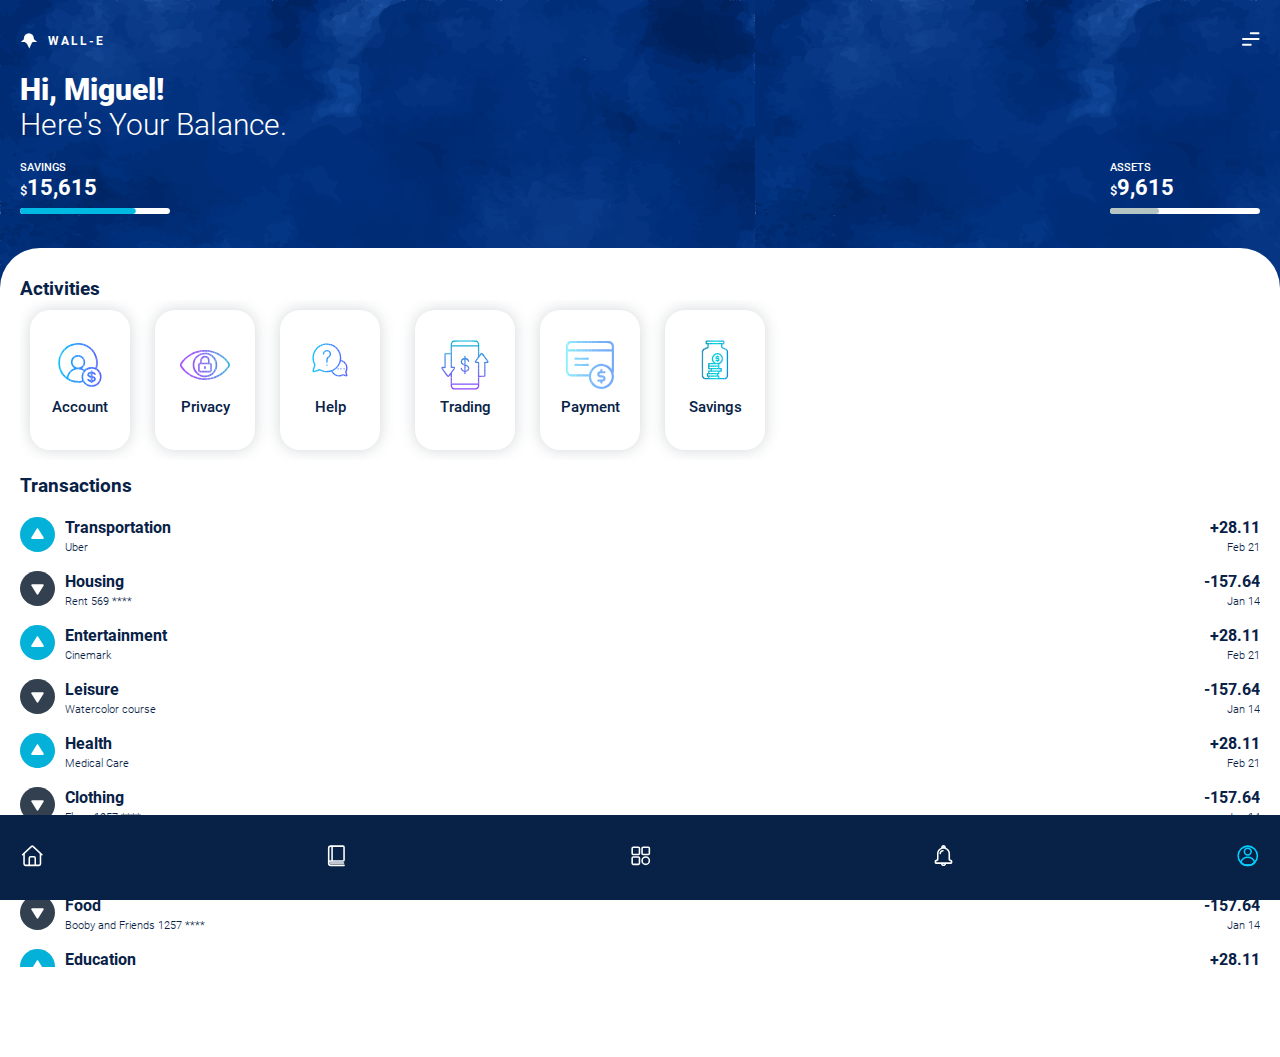
<file: index.html>
<!DOCTYPE html>
<html lang="en">

<head>
    <meta charset="UTF-8">
    <meta name="viewport" content="width=device-width, initial-scale=1.0">
    <link rel="stylesheet" href="./css/style.css">

    <title>Virtual Wallet</title>
</head>

<body>

    <header class="header">
        <div class="header__logo-menu">
            <div class="logo-menu__logo">
                <img src="./storage/image/inveto-white-symbol.svg" alt="Invento Logo">
                <small>WALL-E</small>
            </div>

            <div class="logo-menu__menu">
                <img src="./storage/image/icon-line-menu-white.svg" alt="Menu Icon">
            </div>
        </div>

        <div class="header__welcome-message">
            <h1>Hi, Miguel!</h1>
            <p>Here's Your Balance.</p>
        </div>

        <div class="header__financialPortafolio">
            <article class="financialPortafolio__savings">
                <small>SAVINGS</small>
                <p><span>$</span>15,615</p>
                <img src="./storage/image/rectangle-green.svg" alt="Savings Icon">
            </article>
            <article class="financialPortafolio__assets">
                <small>ASSETS</small>
                <p><span>$</span>9,615</p>
                <img src="./storage/image/rectangle-gray.svg" alt="Assets Icon">
            </article>
        </div>
    </header>







    <main class="main">
        <section class="main__activities">

            <div class="activities__title">
                <h3>Activities</h3>
            </div>

            <div class="activities__types">
                
                <div class="activities__content-types">

                    <nav class="types__account">
                        <a href="#" class="account__link">
                            <img src="./storage/image/account.svg" alt="Account Icon">
                            <p>Account</p>
                        </a>
                    </nav>
                    
                    <nav class="types__privacy">
                        
                        <a href="#"  class="privacy__link">
                            <img src="./storage/image/privacy.svg" alt="Privacy Icon">
                            <p>Privacy</p>
                        </a>
                    </nav>
                    
                    <nav class="types__help">
                        
                        <a href="#" class="help__link">
                            
                            <img src="./storage/image/help.svg" alt="Help Icon">
                            <p>Help</p>
                        </a>
                    </nav>
                    <nav class="types__account">
                        <a href="#" class="account__link">
                            <img src="./storage/image/transactions.svg" alt="Account Icon">
                            <p>Trading</p>
                        </a>
                    </nav>
                    
                    <nav class="types__privacy">
                        
                        <a href="#"  class="privacy__link">
                            <img src="./storage/image/payment.svg" alt="Privacy Icon">
                            <p>Payment</p>
                        </a>
                    </nav>
                    
                    <nav class="types__help">
                        
                        <a href="#" class="help__link">
                            
                            <img src="./storage/image/savings.svg" alt="Help Icon">
                            <p>Savings</p>
                        </a>
                    </nav>
                </div>
            </div>
        </section>




        <section class="main__transactions">

            <div class="transactions__title">
                <h3>Transactions</h3>
            </div>

            <div class="all__transactions">

                <div class="box__transaction-types">
                    <article class="transaction-types">
                        <div class="transaction-types__description">
                            <div class="description__image">
                                <img src="./storage/image/arrow-up-green.svg" alt="Arrow Up">
                            </div>
                            <div class="description__info">
                                <h4>Transportation</h4>
                                <small>Uber</small>
                            </div>
                        </div>
                        <div class="transaction-types__price-date">
                            <h4>+28.11</h4>
                            <small>Feb 21</small>
                        </div>
                    </article>


                    <article class="transaction-types">
                        <div class="transaction-types__description">
                            <div class="description__image">
                                <img src="./storage/image/arrow-down-black.svg" alt="Arrow Down">
                            </div>
                            <div class="description__info">
                                <h4>Housing</h4>
                                <small>Rent 569 ****</small>
                            </div>
                        </div>
                        <div class="transaction-types__price-date">
                            <h4>-157.64</h4>
                            <small>Jan 14</small>
                        </div>
                    </article>

                    <article class="transaction-types">
                        <div class="transaction-types__description">
                            <div class="description__image">
                                <img src="./storage/image/arrow-up-green.svg" alt="Arrow Up">
                            </div>
                            <div class="description__info">
                                <h4>Entertainment</h4>
                                <small>Cinemark</small>
                            </div>
                        </div>
                        <div class="transaction-types__price-date">
                            <h4>+28.11</h4>
                            <small>Feb 21</small>
                        </div>
                    </article>


                    <article class="transaction-types">
                        <div class="transaction-types__description">
                            <div class="description__image">
                                <img src="./storage/image/arrow-down-black.svg" alt="Arrow Down">
                            </div>
                            <div class="description__info">
                                <h4>Leisure</h4>
                                <small>Watercolor course</small>
                            </div>
                        </div>
                        <div class="transaction-types__price-date">
                            <h4>-157.64</h4>
                            <small>Jan 14</small>
                        </div>
                    </article>

                    <article class="transaction-types">
                        <div class="transaction-types__description">
                            <div class="description__image">
                                <img src="./storage/image/arrow-up-green.svg" alt="Arrow Up">
                            </div>
                            <div class="description__info">
                                <h4>Health</h4>
                                <small>Medical Care</small>
                            </div>
                        </div>
                        <div class="transaction-types__price-date">
                            <h4>+28.11</h4>
                            <small>Feb 21</small>
                        </div>
                    </article>


                    <article class="transaction-types">
                        <div class="transaction-types__description">
                            <div class="description__image">
                                <img src="./storage/image/arrow-down-black.svg" alt="Arrow Down">
                            </div>
                            <div class="description__info">
                                <h4>Clothing</h4>
                                <small>Elena 1257 ****</small>
                            </div>
                        </div>
                        <div class="transaction-types__price-date">
                            <h4>-157.64</h4>
                            <small>Jan 14</small>
                        </div>
                    </article>

                    <article class="transaction-types">
                        <div class="transaction-types__description">
                            <div class="description__image">
                                <img src="./storage/image/arrow-up-green.svg" alt="Arrow Up">
                            </div>
                            <div class="description__info">
                                <h4>Technology</h4>
                                <small>Internet services</small>
                            </div>
                        </div>
                        <div class="transaction-types__price-date">
                            <h4>+28.11</h4>
                            <small>Feb 21</small>
                        </div>
                    </article>


                    <article class="transaction-types">
                        <div class="transaction-types__description">
                            <div class="description__image">
                                <img src="./storage/image/arrow-down-black.svg" alt="Arrow Down">
                            </div>
                            <div class="description__info">
                                <h4>Food</h4>
                                <small>Booby and Friends 1257 ****</small>
                            </div>
                        </div>
                        <div class="transaction-types__price-date">
                            <h4>-157.64</h4>
                            <small>Jan 14</small>
                        </div>
                    </article>

                    <article class="transaction-types">
                        <div class="transaction-types__description">
                            <div class="description__image">
                                <img src="./storage/image/arrow-up-green.svg" alt="Arrow Up">
                            </div>
                            <div class="description__info">
                                <h4>Education</h4>
                                <small>French Course</small>
                            </div>
                        </div>
                        <div class="transaction-types__price-date">
                            <h4>+28.11</h4>
                            <small>Feb 21</small>
                        </div>
                    </article>


                    <article class="transaction-types">
                        <div class="transaction-types__description">
                            <div class="description__image">
                                <img src="./storage/image/arrow-down-black.svg" alt="Arrow Down">
                            </div>
                            <div class="description__info">
                                <h4>Hobbies</h4>
                                <small>Swimming Course </small>
                            </div>
                        </div>
                        <div class="transaction-types__price-date">
                            <h4>-157.64</h4>
                            <small>Jan 14</small>
                        </div>
                    </article>
                    <article class="transaction-types">
                        <div class="transaction-types__description">
                            <div class="description__image">
                                <img src="./storage/image/arrow-up-green.svg" alt="Arrow Up">
                            </div>
                            <div class="description__info">
                                <h4>Transportation</h4>
                                <small>Uber</small>
                            </div>
                        </div>
                        <div class="transaction-types__price-date">
                            <h4>+28.11</h4>
                            <small>Feb 21</small>
                        </div>
                    </article>


                    <article class="transaction-types">
                        <div class="transaction-types__description">
                            <div class="description__image">
                                <img src="./storage/image/arrow-down-black.svg" alt="Arrow Down">
                            </div>
                            <div class="description__info">
                                <h4>Housing</h4>
                                <small>Rent 569 ****</small>
                            </div>
                        </div>
                        <div class="transaction-types__price-date">
                            <h4>-157.64</h4>
                            <small>Jan 14</small>
                        </div>
                    </article>

                    <article class="transaction-types">
                        <div class="transaction-types__description">
                            <div class="description__image">
                                <img src="./storage/image/arrow-up-green.svg" alt="Arrow Up">
                            </div>
                            <div class="description__info">
                                <h4>Entertainment</h4>
                                <small>Cinemark</small>
                            </div>
                        </div>
                        <div class="transaction-types__price-date">
                            <h4>+28.11</h4>
                            <small>Feb 21</small>
                        </div>
                    </article>


                    <article class="transaction-types">
                        <div class="transaction-types__description">
                            <div class="description__image">
                                <img src="./storage/image/arrow-down-black.svg" alt="Arrow Down">
                            </div>
                            <div class="description__info">
                                <h4>Leisure</h4>
                                <small>Watercolor course</small>
                            </div>
                        </div>
                        <div class="transaction-types__price-date">
                            <h4>-157.64</h4>
                            <small>Jan 14</small>
                        </div>
                    </article>

                    <article class="transaction-types">
                        <div class="transaction-types__description">
                            <div class="description__image">
                                <img src="./storage/image/arrow-up-green.svg" alt="Arrow Up">
                            </div>
                            <div class="description__info">
                                <h4>Health</h4>
                                <small>Medical Care</small>
                            </div>
                        </div>
                        <div class="transaction-types__price-date">
                            <h4>+28.11</h4>
                            <small>Feb 21</small>
                        </div>
                    </article>


                    <article class="transaction-types">
                        <div class="transaction-types__description">
                            <div class="description__image">
                                <img src="./storage/image/arrow-down-black.svg" alt="Arrow Down">
                            </div>
                            <div class="description__info">
                                <h4>Clothing</h4>
                                <small>Elena 1257 ****</small>
                            </div>
                        </div>
                        <div class="transaction-types__price-date">
                            <h4>-157.64</h4>
                            <small>Jan 14</small>
                        </div>
                    </article>

                    <article class="transaction-types">
                        <div class="transaction-types__description">
                            <div class="description__image">
                                <img src="./storage/image/arrow-up-green.svg" alt="Arrow Up">
                            </div>
                            <div class="description__info">
                                <h4>Technology</h4>
                                <small>Internet services</small>
                            </div>
                        </div>
                        <div class="transaction-types__price-date">
                            <h4>+28.11</h4>
                            <small>Feb 21</small>
                        </div>
                    </article>


                    <article class="transaction-types">
                        <div class="transaction-types__description">
                            <div class="description__image">
                                <img src="./storage/image/arrow-down-black.svg" alt="Arrow Down">
                            </div>
                            <div class="description__info">
                                <h4>Food</h4>
                                <small>Booby and Friends 1257 ****</small>
                            </div>
                        </div>
                        <div class="transaction-types__price-date">
                            <h4>-157.64</h4>
                            <small>Jan 14</small>
                        </div>
                    </article>

                    <article class="transaction-types">
                        <div class="transaction-types__description">
                            <div class="description__image">
                                <img src="./storage/image/arrow-up-green.svg" alt="Arrow Up">
                            </div>
                            <div class="description__info">
                                <h4>Education</h4>
                                <small>French Course</small>
                            </div>
                        </div>
                        <div class="transaction-types__price-date">
                            <h4>+28.11</h4>
                            <small>Feb 21</small>
                        </div>
                    </article>


                    <article class="transaction-types">
                        <div class="transaction-types__description">
                            <div class="description__image">
                                <img src="./storage/image/arrow-down-black.svg" alt="Arrow Down">
                            </div>
                            <div class="description__info">
                                <h4>Hobbies</h4>
                                <small>Swimming Course </small>
                            </div>
                        </div>
                        <div class="transaction-types__price-date">
                            <h4>-157.64</h4>
                            <small>Jan 14</small>
                        </div>
                    </article>
                </div>
            </div>
        </section>
    </main>






    <footer class="footer">
        <ul class="footer__navigation-icons">
            <li>
                <a href="#">
                    <img src="./storage/image/white-home-footer.svg">
                </a>
            </li>

            <li>
                <a href="./views/balance.html">
                    <img src="./storage/image/white-content-footer.svg">
                </a>
            </li>

            <li>
                <a href="./views/cards.html">
                    <img src="./storage/image/white-menu-footer.svg">
                </a>
            </li>

            <li>
                <a href="#">
                    <img src="./storage/image/white-bell-footer.svg">
                </a>
            </li>

            <li class="navigation-icons__user">
                <a href="index.html">
                    <img src="./storage/image/green-user-footer.svg">
                </a>
            </li>
        </ul>
    </footer>
</body>

</html>
</file>
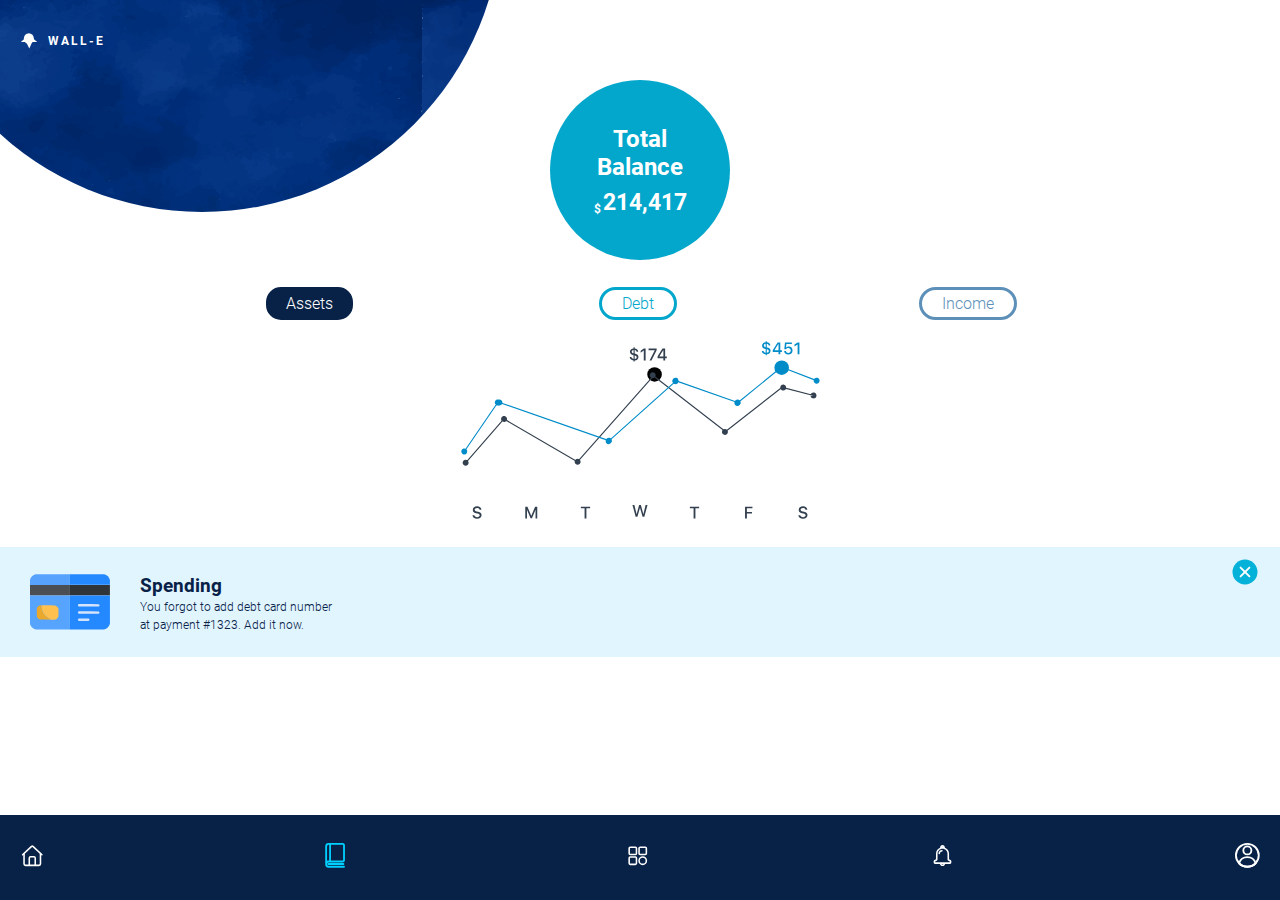
<file: views/balance.html>
<!DOCTYPE html>
<html lang="en">
<head>
    <meta charset="UTF-8">
    <meta name="viewport" content="width=device-width, initial-scale=1.0">

    <link rel="stylesheet" href="../css/balance.css">
    <title>Virtual Wallet - Balance View</title>

</head>


<body>

    <header class="header">
        <div class="header__circulo-grande"></div>
        <div class="header__logo-menu">
            <div class="logo-menu__logo">
                <img src="../storage/image/inveto-white-symbol.svg" alt="Invento Logo">
                <small>WALL-E</small>
            </div>

            <div class="logo-menu__menu">
                <img src="../storage/image/icon-line-menu-white.svg" alt="Menu Icon">
            </div>
        </div>
        <div class="header__circulo-pequeño">
            <div class="circulo-pequeño__titulo">
                <h2>Total</h2>
                <h2>Balance</h2>
            </div>

            <div class="circulo-pequeño__dinero">
                <span>$</span>
                <p>214,417</p>
            </div>
        </div>

    </header>



    <main class="main">

        <div class="financial-management">

            <div class="main__finacial-management">
                <p>Assets</p>
                <p>Debt</p>
                <p>Income</p>
                
            </div>
            
            <div class="main__finacial-management-image">
                <img src="../storage/image/graphic.svg">
            </div>
        </div>

        <article class="main__spending">

            <div class="spending__exit">
                <img src="../storage/image/x-green.svg">
            </div>


            <div class="spending__content">
                <div class="spending__card">
                    <img src="../storage/image/card.svg">
                </div>
                <div class="spending__text">
                    <h3>Spending</h3>
                    <small>You forgot to add debt card number at payment #1323. Add it now.</small>
                </div>
            </div>
        
        </article>
    </main>







    <footer class="footer">
        <ul class="footer__navigation-icons">
            <li>
                <a href="#">
                    <img src="../storage/image/white-home-footer.svg">
                </a>
            </li>

            <li>
                <a href="balance.html">
                    <img src="../storage/image/green-content-footer.svg">
                </a>
            </li>

            <li>
                <a href="./cards.html">
                    <img src="../storage/image/white-menu-footer.svg">
                </a>
            </li>

            <li>
                <a href="#">
                    <img src="../storage/image/white-bell-footer.svg">
                </a>
            </li>

            <li class="navigation-icons__user">
                <a href="../index.html">
                    <img src="../storage/image/user-white.svg">
                </a>
            </li>
        </ul>
    </footer>


</body>

</html>
</file>
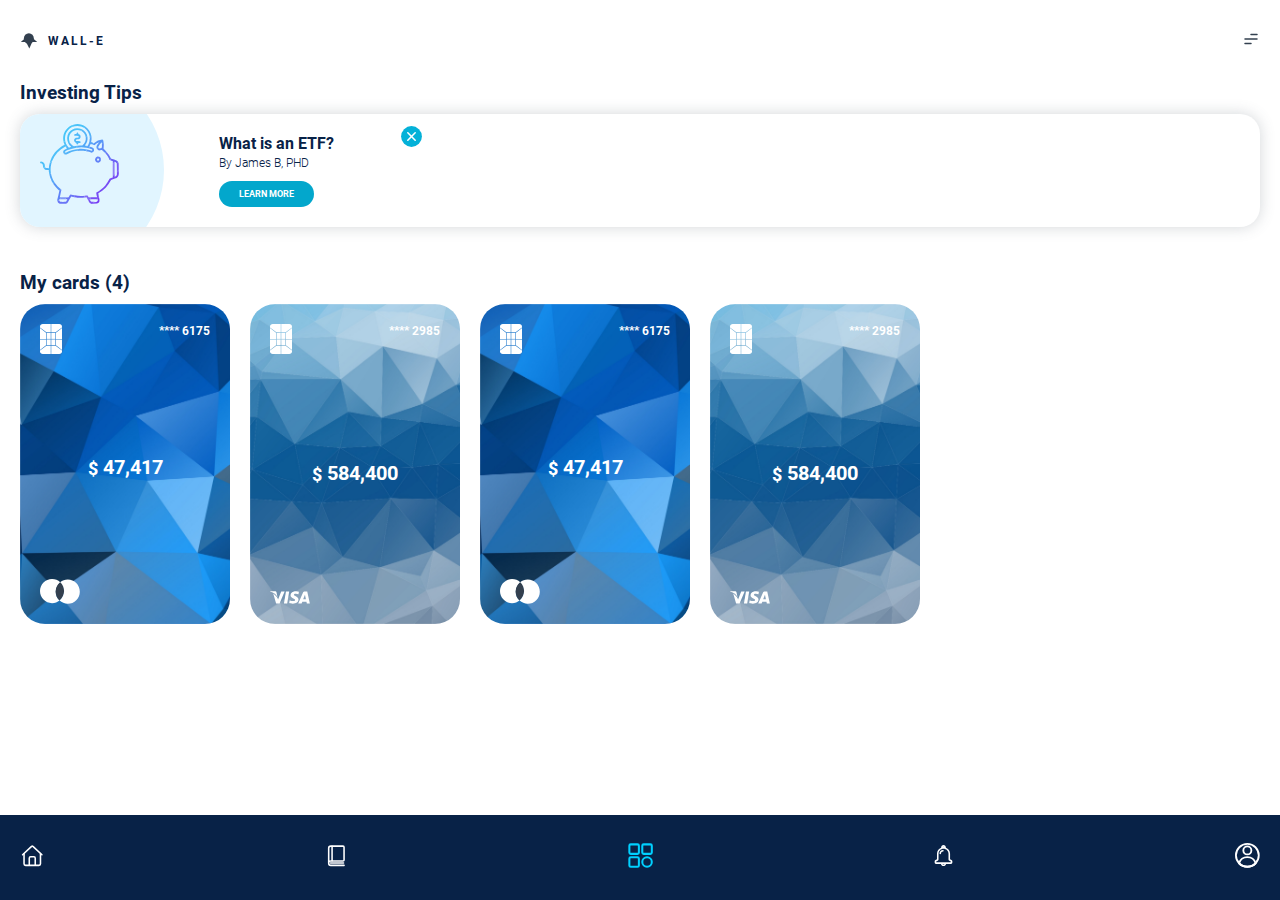
<file: views/cards.html>
<!DOCTYPE html>
<html lang="en">
<head>
    <meta charset="UTF-8">
    <meta name="viewport" content="width=device-width, initial-scale=1.0">

    <link rel="stylesheet" href="../css/cards.css">
    <title>Virtual Wallet - Cards View</title>
</head>
<body>

    <header class="header">
        <div class="header__logo-menu">
            <div class="logo-menu__logo">
                <img src="../storage/image/invento-black-symbol.svg" alt="Invento Logo">
                <small>WALL-E</small>
            </div>

            <div class="logo-menu__menu">
                <img src="../storage/image/icon-line-menu-black.svg" alt="Menu Icon">
            </div>
        </div>
    </header>



    <main class="main">

        <article class="main__investing">

            <div class="investing__title">
                <h3>Investing Tips</h3>
            </div>
            
            <div class="investing__content">
                <div class="investing-content__images">
                    <div class="images__circulo"></div>
                    <img src="../storage/image/pig.svg">
                </div>
                
                <div class="investing-content__info">
                    <h4>What is an ETF?</h4>
                    <small>By James B, PHD</small>
                    <a>
                        <button type="button">LEARN MORE</button>
                    </a>
                </div>
                
                <div class="investing-content__close">
                    <img src="../storage/image/x-green.svg">
                </div>
            </div>
        </article>


        <section class="my-cards">
            <h3>My cards (4)</h3>

            <section class="main__cards">

                <div class="cards">
                    
                    <div class="cards__info">
                        <div class="info__card-number">
                            <img src="../storage/image/chip-tarjeta.svg">
                            <p>**** 6175</p>
                        </div>
                        <div class="info__card-money">
                            <span>$</span>
                            <p>47,417</p>
                        </div>
                        <div class="info__card-symbol">
                            <img src="../storage/image/simbolo-tarjeta.svg">
                        </div>
                    </div>
                </div>

                <div class="cards">
                    <div class="cards__info">
                        <div class="info__card-number">
                            <img src="../storage/image/chip-tarjeta.svg">
                            <p>**** 2985</p>
                        </div>
                        <div class="info__card-money">
                            <span>$</span>
                            <p>584,400</p>
                        </div>
                        <div class="info__card-symbol">
                            <img src="../storage/image/visa.svg">
                        </div>
                    </div>
                </div>

                <div class="cards">
                    
                    <div class="cards__info">
                        <div class="info__card-number">
                            <img src="../storage/image/chip-tarjeta.svg">
                            <p>**** 6175</p>
                        </div>
                        <div class="info__card-money">
                            <span>$</span>
                            <p>47,417</p>
                        </div>
                        <div class="info__card-symbol">
                            <img src="../storage/image/simbolo-tarjeta.svg">
                        </div>
                    </div>
                </div>

                <div class="cards">
                    <div class="cards__info">
                        <div class="info__card-number">
                            <img src="../storage/image/chip-tarjeta.svg">
                            <p>**** 2985</p>
                        </div>
                        <div class="info__card-money">
                            <span>$</span>
                            <p>584,400</p>
                        </div>
                        <div class="info__card-symbol">
                            <img src="../storage/image/visa.svg">
                        </div>
                    </div>
                </div>

            </section>
        </section>

    </main>





    <footer class="footer">
        <ul class="footer__navigation-icons">
            <li>
                <a href="#">
                    <img src="../storage/image/white-home-footer.svg">
                </a>
            </li>

            <li>
                <a href="./balance.html">
                    <img src="../storage/image/white-content-footer.svg">
                </a>
            </li>

            <li class="navigation-icons__menu">
                <a href="cards.html">
                    <img src="../storage/image/menu-green.svg">
                </a>
            </li>

            <li>
                <a href="#">
                    <img src="../storage/image/white-bell-footer.svg">
                </a>
            </li>

            <li class="navigation-icons__user">
                <a href="../index.html">
                    <img src="../storage/image/user-white.svg">
                </a>
            </li>
        </ul>
    </footer>


        
    


    
</body>
</html>
</file>
<file: css/style.css>
@import url(variables.css);


*{
    padding: 0;
    margin: 0;
    box-sizing: border-box;
}

/*
------------------------------
ESTILOS PARA EL APARTADO HEADER
------------------------------
*/

body{
    display: flex;
    flex-direction: column;
    background-image: url(../storage/image/background-texture.svg);
}

a {
    color: var(--color-1);
    width: 100%;
    height: 100%;
    
}

.header {
    display: flex;
    flex-direction: column;
    padding-left: var(--space-layout-padding-left);
    padding-right: var(--space-layout-padding-right);
    padding-top: var(--space-layout-padding-top);
    padding-bottom: var(--space-layout-padding-bottom);
    color: var(--color-4);

}

/* Estilos para el contenedor del logotipo (imagen del logotipo y nombre de la virtual wallet) + las tres barras del menú */

.header__logo-menu {
    /* background-color: blue; */
    display: flex;
    justify-content: space-between;
    align-items: center;
    margin-bottom: var(--space-layout-margin-bottom)
}


/* Estilos para el contenedor del logotipo (imagen del logotipo y nombre de la virtual wallet) */
.logo-menu__logo {
    display: flex;
    align-items: center;
    gap:10px
}

/* Estilos para la imagen del logotipo */
.logo-menu__logo img{
    width: 18px;
    height: 18px;
}

/* Estilos para el nombre de la virtual wallet que acompaña a logotipo de la compañia */
.logo-menu__logo small{
    font-family: "Roboto-Bold";
    font-size: 12px;
    color: var(--color-4);
    letter-spacing: 2px
}


.logo-menu__menu {
}

/*Estilo para las tres barras del menú que se encuentran el parte superior derecha*/
.logo-menu__menu img{
    width: 18px;
    height: 18px;
}

/* Estilos para el mensaje de bienvenida */
.header__welcome-message {
    /* background-color: blueviolet; */
    margin-bottom: 15px;

}

/* Estilos para el título del mensaje de bienvenida: Saludo al usuario */
.header__welcome-message h1{
    font-family: "Roboto-Black";
    font-size: 30px;
}

/* Estilos para el texto del mensaje de bienvenida */
.header__welcome-message p{
    font-family: "Roboto-Light";
    font-size: 30px;
}

/* Estilos para el contenedor del portafolio financiero: las cajas de savings y assets */

.header__financialPortafolio {
    /* background-color: rgb(255, 81, 0); */
    display: flex;
    justify-content: space-between;
}

.financialPortafolio__savings {

}

/* Estilos para el texto de información financiera: SAVINGS */
.financialPortafolio__savings small{
    font-family: "Roboto-Medium";
    font-size: 11px;
}

/*Estilos para la cantidad de dinero que acompaña la información financiera de savings:*/
.financialPortafolio__savings p{
    font-family: "Roboto-Bold";
    font-size: 22px;
}

/*Estilos para el simbolo de pesos $ que acompaña la cantidad de dinero de savings*/
.financialPortafolio__savings p span{
    font-family: "Roboto-Medium";
    font-size: 13px
}

/* Estilos para las imagen de información financiera de SAVINGS*/
.financialPortafolio__savings img{
    width: 150px
}


.financialPortafolio__assets {
}

/* Estilos para el texto de información financiera: ASSETS */
.financialPortafolio__assets small{
    font-family: "Roboto-Medium";
    font-size: 11px;
}

/*Estilos para la cantidad de dinero que acompaña la información financiera de assets:*/
.financialPortafolio__assets p{
    font-family: "Roboto-Bold";
    font-size: 22px;
}

/*Estilos para el simbolo de pesos $ que acompaña la cantidad de dinero de assets*/
.financialPortafolio__assets p span{
    font-family: "Roboto-Medium";
    font-size: 13px;
}

/* Estilos para la imagen de información financiera de ASSETS*/
.financialPortafolio__assets img{
    width: 150px
}





/*
------------------------------
ESTILOS PARA EL APARTADO MAIN
------------------------------
*/



.main {
    display: flex;
    flex-direction: column;
    gap: 15px;
    background-color: var(--color-4);
    padding-left: var(--space-layout-padding-left);
    padding-right: var(--space-layout-padding-right);
    padding-top: var(--space-layout-padding-top);
    border-radius: 40px 40px 0 0;
    overflow-y: auto; /* Se agrega desplazamiento vertical */
    max-height: calc(100vh - 10%); /* Se ajusta la altura máxima para que se ajuste a la ventana del navegador menos el footer */

}


/*
-------------------------------------------
ESTILOS PARA EL APARTADO MAIN - ACTIVITIES
-------------------------------------------
*/


.main__activities {
    /* background-color: pink; */
    display: flex;
    flex-direction: column;
    color: var(--color-1)


}

.activities__title {
    /* background-color: rgb(240, 240, 154); */
}

.activities__title h3{
    font-family: "Roboto-Bold";
}

.activities__types {
    /* background-color: rgb(213, 168, 255); */
    display: flex;
    flex-direction: row;
    width: 100%;

}

.activities__content-types{
    display: flex;
    gap: 15px;
    width: 100vw;
    overflow-x: scroll;
}

.types__account {
    /* background-color: rgb(255, 149, 28); */
    margin: var(--margin-activities-content-types);
    min-width: 100px;
    height:140px;
    padding-top: var(--padding-top-activities-content-types);
    border-radius: 20px;
    box-shadow: 0 0 15px 0 var(--color-shadow);
    
    
}

.types__account:hover{
    background-color: var(--color-background-color-hover);
    transition: 0.3s;
}


.account__link {
    display: flex;
    flex-direction: column;
    align-items: center;
    text-decoration: none;
    gap: 8px;
    

}


.account__link img{
    width:50px;
    height: 50px;

}

.account__link p{
    font-family: "Roboto-Medium";
    font-size: 15px;
}



.types__privacy {
    /* background-color: rgb(130, 240, 128); */
    margin: var(--margin-activities-content-types);
    min-width: 100px;
    height:140px;
    padding-top: var(--padding-top-activities-content-types);
    border-radius: 20px;
    box-shadow: 0 0 15px 0 var(--color-shadow);
    
}

.types__privacy:hover{
    background-color: var(--color-background-color-hover);
    transition: 0.3s;
}

.privacy__link {
    display: flex;
    flex-direction: column;
    align-items: center;
    text-align: center;
    text-decoration: none;
    gap: 8px;
}


.privacy__link img{
    width:50px;
    height: 50px;

}

.privacy__link p{
    font-family: "Roboto-Medium";
    font-size: 15px;
}

.types__help {
    /* background-color: rgb(255, 28, 126); */
    margin: 10px;
    min-width: 100px;
    height:140px;
    padding-top: var(--padding-top-activities-content-types);
    border-radius: 20px;
    box-shadow: 0 0 15px 0 var(--color-shadow);
}

.types__help:hover{
    background-color: var(--color-background-color-hover);
    transition: 0.3s;
}


.help__link {
    display: flex;
    flex-direction: column;
    align-items: center;
    text-align: center;
    text-decoration: none;
    gap: 8px;
}

.help__link img{
    width:40px;
    height: 40px;
}

.help__link p{
    padding-top: 10px;
    font-family: "Roboto-Medium";
    font-size: 15px;
}






/*
---------------------------------------------
ESTILOS PARA EL APARTADO MAIN - TRANSACTIONS
---------------------------------------------
*/



.main__transactions {
    /* background-color: pink; */
    display: flex;
    flex-direction: column;
    gap: 20px;
    color: var(--color-1)

    
}
.transactions__title {
    /* background-color: bisque; */

}

.transactions__title h3{
    font-family: "Roboto-Bold";
  
}


.all__transactions {
    display: flex;
    flex-direction: column;
    /* background-color: red; */
    padding-bottom: 90px;

}
.box__transaction-types {
    display: flex;
    flex-direction: column;
    gap: 15px;
    overflow-y: auto; /* Desbordamiento vertical */
    max-height: 450px; /* Altura máxima para que se pueda mostrar la barra de desplazamiento */
}
    

.transaction-types {
    /* background-color: lightcoral; */
    display: flex;
    justify-content: space-between;
    align-items: center;

}
.transaction-types__description {
    /* background-color: rgb(152, 231, 156); */
    display: flex;
    align-items: center;
    gap: 10px
}
.description__image img{
    /* background-color: burlywood; */
    width: 35px;
    height: 35px;;

}
.description__info {


}

.description__info h4{
    font-family: "Roboto-Bold";
}

.description__info small{
    font-family: "Roboto-Light";
    font-size: 11px;
    
}


.transaction-types__price-date {
    /* background-color: greenyellow; */
    text-align: end;
}

.transaction-types__price-date h4{
    font-family: "Roboto-Bold";

}

.transaction-types__price-date small{
    font-family: "Roboto-Light";
    font-size: 11px;

}


/*
---------------------------------------------
ESTILOS PARA EL FOOTER
---------------------------------------------
*/



.footer {
    background-color: var(--color-1);
    display: flex;
    height: 9.5%;
    width: 100%;
    bottom: 0;
    padding-left: var(--space-layout-padding-left);
    padding-right: var(--space-layout-padding-right);
    position: fixed; /* Posición fija */
    bottom: 0; /* Lo fijo en la parte inferior */
}

.footer__navigation-icons {
    /* background-color: blueviolet; */
    display: flex;
    justify-content: space-between;
    align-items: center;
    width: 100%;
    list-style: none;
}

.footer__navigation-icons li img{
    /* background-color: blue; */
    height: 25px
}
</file>
<file: css/balance.css>
@import url(variables.css);
*{
    padding: 0;
    margin: 0;
    box-sizing: border-box;
}

body{
    background-color: var(--color-4)
}

.header {
    display: flex;
    flex-direction: column;
    padding-left: var(--space-layout-padding-left);
    padding-right: var(--space-layout-padding-right);
    padding-top: var(--space-layout-padding-top);
    padding-bottom: var(--space-layout-padding-bottom);
    background-color: var(--color-4);
    height: 230px;
    position: relative; /* Importante para que el círculo se posicione correctamente */
    /* overflow: hidden; */
    
}
.header__circulo-grande{
    width: 600px;
    height: 600px;
    background-image: url(../storage/image/background-texture.svg);
    background-image: cover;
    background-size: 520px;
    border-radius: 50%; /* Hace que el elemento tenga forma de círculo */
    position: absolute; /* Posicionamiento absoluto me permite que el contenido de .header__logo-menu pueda superponerse al círculo.*/
    top:-388px;
    left:-98px

}

.header__logo-menu {
    /* background-color: blue; */
    display: flex;
    justify-content: space-between;
    align-items: center;
    margin-bottom: var(--space-layout-margin-bottom);
    position: relative; /* Establezco posición relativa para que el z-index funcione */
    z-index: 1; /* Coloco el contenido por encima del círculo */

    
}


/* Estilos para el contenedor del logotipo (imagen del logotipo y nombre de la virtual wallet) */
.logo-menu__logo {
    display: flex;
    align-items: center;
    gap:10px
}

/* Estilos para la imagen del logotipo */
.logo-menu__logo img{
    width: 18px;
    height: 18px;
}

/* Estilos para el nombre de la virtual wallet que acompaña a logotipo de la compañia */
.logo-menu__logo small{
    font-family: "Roboto-Bold";
    font-size: 12px;
    color: var(--color-4);
    letter-spacing: 2px
}


.logo-menu__menu {

}


/*Estilo para las tres barras del menú que se encuentran el parte superior derecha*/
.logo-menu__menu img{
    width: 18px;
    height: 18px;
}



.header__circulo-pequeño {
    display: flex;
    flex-direction: column;
    justify-content: center;
    align-items: center;
    gap: 8px;
    width: 180px; 
    height: 180px; 
    background-color: var( --color-2);
    border-radius: 50%; /* Para que el div tenga forma de círculo */
    position: absolute;
    top: 80px; /* Lo ajusté verticalmente */
    left: 50%; /* Lo posicioné horizontalmente*/
    transform: translateX(-50%); /* Para centrar horizontalmente el círculo pequeño */
    z-index: 2; /* Para que esté sobre el círculo grande */
    color: var(--color-4)

}

.circulo-pequeño__titulo h2{
    font-family: "Roboto-Bold";
    text-align: center;
}


.circulo-pequeño__dinero{
    display: flex;
    align-items: end;
    gap:2px;
}

.circulo-pequeño__dinero p{
    font-family: "Roboto-Bold";
    font-size: 23px;
}

.circulo-pequeño__dinero span{
    font-family: "Roboto-Bold";
    font-size: 12px;
}






/*
------------------------------
ESTILOS PARA EL APARTADO MAIN
------------------------------
*/

.main {

    /* background-color: pink; */
    display: flex;
    flex-direction: column;
    margin-top: 54px;
    padding-bottom: 10px;
   

}


.financial-management{
    padding-left: var(--space-layout-padding-left);
    padding-right: var(--space-layout-padding-right);
}

.main__finacial-management {
    display: flex;
    align-items: center;
    flex-direction: row;
    justify-content: space-evenly;
}


.main__finacial-management p{
    font-family: "Roboto-Light";
    padding: 4px 20px;
    border-radius: 18px;
}
.main__finacial-management p:first-child{
    border: solid;
    background-color: var(--color-1);
    color: var(--color-4);
    padding: 7px 20px
}

.main__finacial-management p:nth-child(2){
    border: solid;
    border-color: var(--color-2);
    color: var(--color-2)
}

.main__finacial-management p:last-child{
    border: solid;
    border-color: var(--color-3);
    color: var(--color-3)
}

.main__finacial-management-image {
    margin-top: 15px;
    display: flex;
    justify-content: center;
    /* background-color: burlywood; */
}

.main__finacial-management-image img{
    width: 420px
}




.main__spending {
    margin-top: 10px;
    background-color: var(--pig-color);
    display: flex;
    flex-direction: column;
    padding: 10px;
    padding-bottom: 30px;
    height:110px
}
.spending__exit {

    display: flex;
    justify-content: flex-end;
    position: relative;
}

.spending__exit img{
    position: absolute;
    right: 10px;
    width:30px;
}

.spending__content{
    display: flex;
    justify-items: center;
    align-items: center;
    gap: 30px;
    position: absolute;

}
.spending__card {
    position: relative;
    top: 5px;
    left:20px;

}

.spending__card img{
    width:80px;

}
.spending__text {
    position: relative;
    width: 200px;
    top: 5px;
    left: 20px;
}

.spending__text h3{
    font-family: "Roboto-Bold";
    color:var(--color-1);
    
}

.spending__text small{
    font-family: "Roboto-Light";
    font-size: 11.5px;
    color:var(--color-1);

}
















/*
---------------------------------------------
ESTILOS PARA EL FOOTER
---------------------------------------------
*/



.footer {
    background-color: var(--color-1);
    display: flex;
    height: 9.5%;
    width: 100%;
    bottom: 0;
    padding-left: var(--space-layout-padding-left);
    padding-right: var(--space-layout-padding-right);
    position:absolute;

}
.footer__navigation-icons {
    /* background-color: blueviolet; */
    display: flex;
    justify-content: space-between;
    align-items: center;
    width: 100%;
    list-style: none;
}

.footer__navigation-icons li img{
    /* background-color: blue; */
    height: 25px
}
</file>
<file: css/cards.css>
@import url(variables.css);

*{
    padding: 0;
    margin: 0;
    box-sizing: border-box;
}


body{
    display: flex;
    flex-direction: column;
    background-color: var(--color-4);
    
}

/* a {
    color: var(--color-1);
    width: 100%;
    height: 100%;
    
} */






/*
--------------------------------
ESTILOS PARA EL APARTADO HEADER
--------------------------------
*/

.header {
    display: flex;
    flex-direction: column;
    padding-left: var(--space-layout-padding-left);
    padding-right: var(--space-layout-padding-right);
    padding-top: var(--space-layout-padding-top);
    padding-bottom: var(--space-layout-padding-bottom);
    color: var(--color-4);

}

/* Estilos para el contenedor del logotipo (imagen del logotipo y nombre de la virtual wallet) + las tres barras del menú */

.header__logo-menu {
    /* background-color: blue; */
    display: flex;
    justify-content: space-between;
    align-items: center;
    /* margin-bottom: var(--space-layout-margin-bottom) */

}


/* Estilos para el contenedor del logotipo (imagen del logotipo y nombre de la virtual wallet) */
.logo-menu__logo {
    display: flex;
    align-items: center;
    gap:10px
}

/* Estilos para la imagen del logotipo */
.logo-menu__logo img{
    width: 18px;
    height: 18px;
}

/* Estilos para el nombre de la virtual wallet que acompaña a logotipo de la compañia */
.logo-menu__logo small{
    font-family: "Roboto-Bold";
    font-size: 12px;
    color: var(--color-1);
    letter-spacing: 2px
}


.logo-menu__menu {
}

/*Estilo para las tres barras del menú que se encuentran el parte superior derecha*/
.logo-menu__menu img{
    width: 18px;
    height: 18px;
}



/*
------------------------------
ESTILOS PARA EL APARTADO MAIN
------------------------------
*/


.main {
    /* background-color: pink; */
    padding-left: var(--space-layout-padding-left);
    /* padding-right: var(--space-layout-padding-right);    */
}


/*
-----------------------------------------------
ESTILOS PARA EL APARTADO MAIN - INVESTING TIPS
-----------------------------------------------
*/

.main__investing {
    /* background-color: lightskyblue; */
    display: flex;
    flex-direction: column;
    gap: 10px;
    padding-right: var(--space-layout-padding-right); 
}




.investing__title {
    /* background-color: rgb(161, 103, 241); */
    font-family: "Roboto-Bold";
    color: var(--color-1);
}

.investing__content {
    /* background-color: coral; */
    display: flex;
    flex-direction: row;
    border-radius: 20px;
    box-shadow: 0 0 15px 0 var(--color-shadow);
    overflow: hidden;
    
    
}


.investing-content__images {
    position: relative;
    overflow: hidden; /* Oculta el contenido que sobresale */

}
.investing-content__images img{
    height: 80px;
    width: 99px;
    padding-left: 20px;
    margin-right: 80px;
    transform: translateY(10px);
    position: relative;
    z-index: 1;
}



.images__circulo{
    position: absolute;
    background-color: var(--pig-color);
    width: 200px; /* ancho del círculo */
    height: 200px; /* altura del círculo */
    border-radius: 50%; /* Establecí el radio del borde para hacer el círculo */
    transform: translate(-28%, -22%);
}


.investing-content__info {
    /* background-color: yellow; */
    width: 200px;
    padding-left: 20px;
    padding-top: 20px;
    padding-bottom: 20px;
}


.investing-content__info h4{
    font-family: "Roboto-Bold";
    color: var(--color-1);
}

.investing-content__info small{
    font-family: "Roboto-Light";
    color: var(--color-1);
    font-size:12px;
}

.investing-content__info a button{
    background-color: var(--color-2);
    border: none;
    padding: 8px 20px;
    font-family: "Roboto-Bold";
    color: var(--color-4);
    font-size: 9px;
    border-radius: 30px;
    margin-top: 10px;
}


.investing-content__close img{
    height: 25px;
    width: 25px;
    margin-top: 10px;
    margin-right: 10px;
}





/*
-----------------------------------------------
ESTILOS PARA EL APARTADO MAIN - MY CARDS
-----------------------------------------------
*/

.my-cards{
    display: flex;
    flex-direction: column;
    gap: 10px;
    margin-top: 45px;

}

.my-cards h3{
    font-family: "Roboto-Bold";
    color: var(--color-1);
}

.main__cards {
    /* background-color: blue; */
    display: flex;
    width: 100%;
    overflow-x: auto; /* Desbordamiento horizontal */
    white-space: nowrap; /* Evita que las tarjetas se rompan en varias líneas */
}

.main__cards .cards:nth-child(even) {
    background-image: url(../storage/image/background-texture-creditCard-even.png);

}

.cards {
    flex-grow: 0; /* Para evitar que las tarjetas se expandan más allá de su contenido */
    flex-shrink: 0; /* Para evitar que las tarjetas se reduzcan más allá de su contenido */

    background-image: url(../storage/image/background-texture-creditCard.png);
    background-size: cover;
    width: 210px;
    height: 320px;
    border-radius: 25px;

    margin-right: 20px; /* Agregar un margen entre las tarjetas*/
}



.cards__info {
    display: flex;
    flex-direction:column;
    justify-content: space-between;  
    width: 100%;
    height: 100%;
    border-radius: 30px;
    padding: 20px;


    
}
.info__card-number {
    /* background-color: #ff0000; */
    display: flex;
    justify-content: space-between;  
}

.info__card-number img{
    height: 30px;
}

.info__card-number p{
    font-family: "Roboto-Bold";
    font-size: 12px;
    color: var(--color-4);
}


.info__card-money {
    display: flex;
    justify-content: center;
    align-items: flex-end;
    gap: 5px;
    /* background-color: rgb(4, 80, 80);  */
}

.info__card-money p{
    font-family: "Roboto-Bold";
    font-size: 20px;
    color: var(--color-4);
}


.info__card-money span{

    font-family: "Roboto-Bold";
    color: var(--color-4);
    font-size: 18px;

}

.info__card-symbol {
    /* background-color: darkgray; */
    display: flex;
}

.info__card-symbol img{
    width: 40px;
}





/*
---------------------------------------------
ESTILOS PARA EL FOOTER
---------------------------------------------
*/



.footer {
    background-color: var(--color-1);
    display: flex;
    height: 9.5%;
    width: 100%;
    bottom: 0;
    padding-left: var(--space-layout-padding-left);
    padding-right: var(--space-layout-padding-right);
    position:absolute;

}
.footer__navigation-icons {
    /* background-color: blueviolet; */
    display: flex;
    justify-content: space-between;
    align-items: center;
    width: 100%;
    list-style: none;
}

.footer__navigation-icons li img{
    /* background-color: blue; */
    height: 25px
}
</file>
